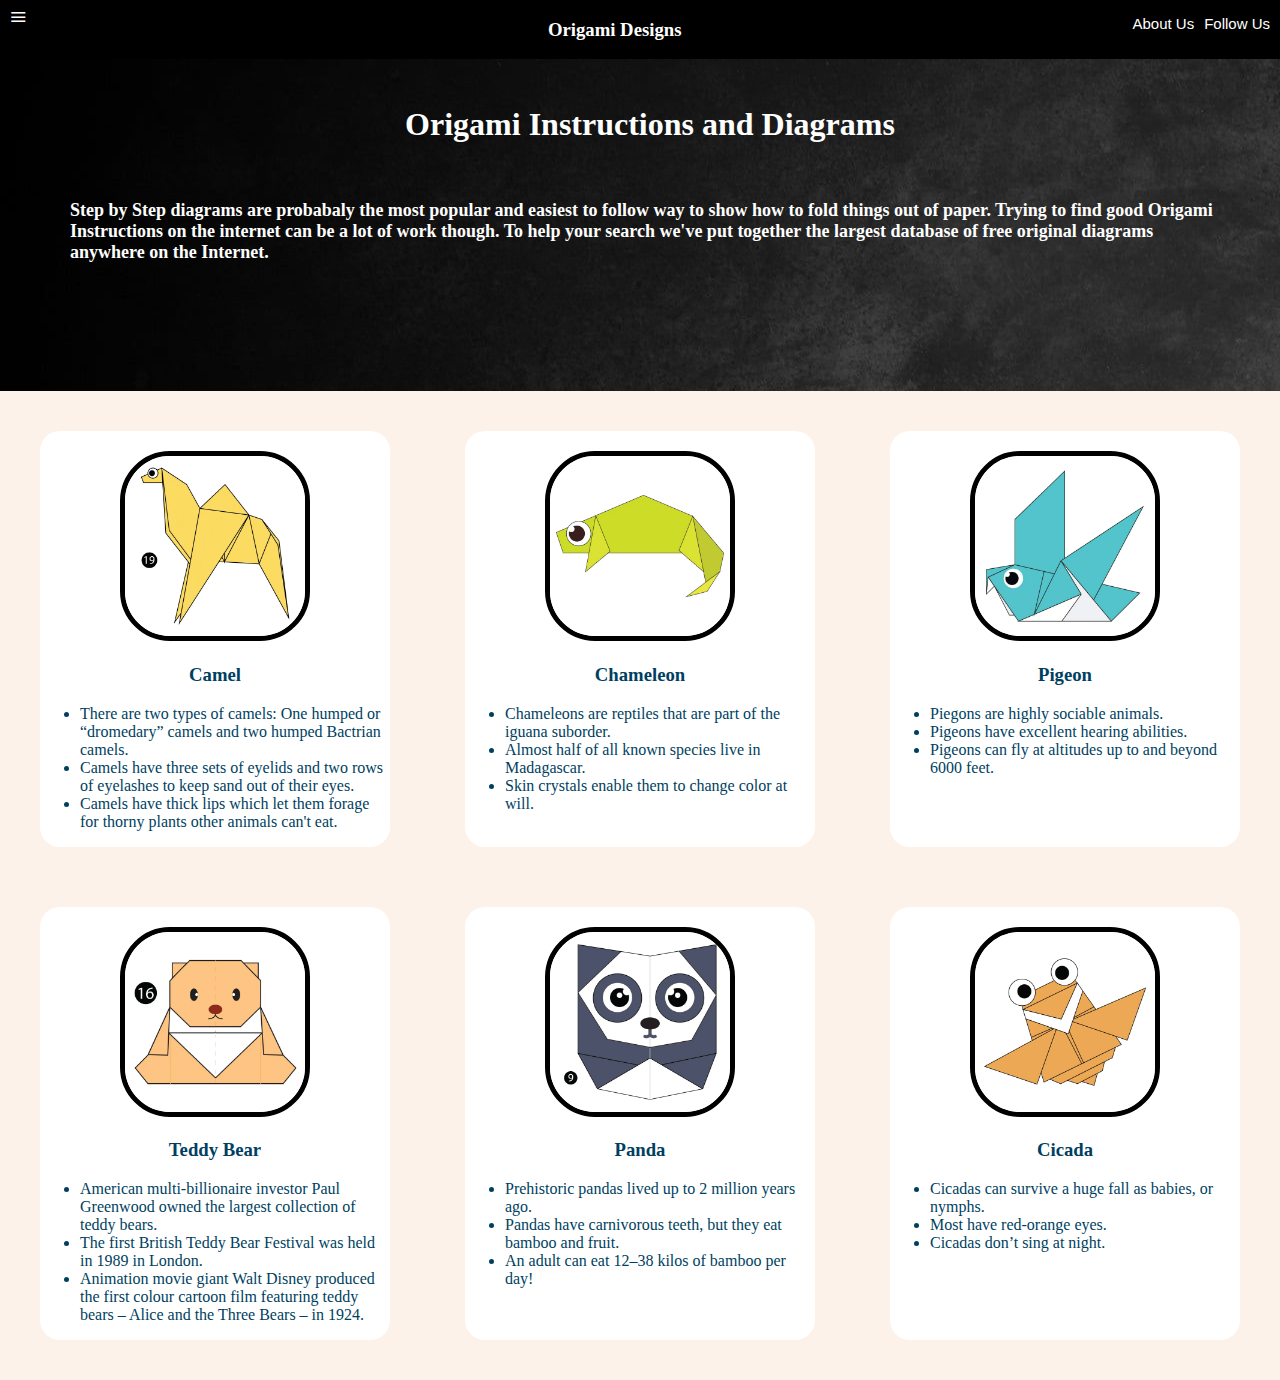
<file: index.html>
<!DOCTYPE html>
<html lang="en">
    <head>
        <title> Origami Designs</title>
        <link rel="stylesheet" type="text/css" href="style.css">
    </head>

    <body>
        <div class="header">
            <div class="ham"><a href="#" style="font-size: 30px">≡</a></div>
            <div class="title"><h3>Origami Designs</h3></div>
            <div class="menu">
                <a href="about.html" target="_blank"> About Us</a>
                <a href="followus.html" target="_blank"> Follow Us</a>
            </div>        
        </div>

        <div class="bodyimg">
            <h1><center>Origami Instructions and Diagrams</center></h1>    
            <br>
            <h3>
                Step by Step diagrams are probabaly the most popular and easiest to follow way to show how to fold things out of paper.
                Trying to find good Origami Instructions on the internet can be a lot of work though. To help your search we've put 
                together the largest database of free original diagrams anywhere on the Internet.   
            </h3>
        </div>
        
        <div class="grid">
            <div class="origami">
                <center>
                    <a href="http://origami.me/camel/" target= _blank><img src="images/camel.webp" width = 180 height = 180></a>
                    <p>Interesting Facts about Camel</p>
                    <h3> Camel </h3>
                </center>
                <p>
                    <ul>
                        <li>There are two types of camels: One humped or “dromedary” camels and two humped Bactrian camels.</li>
                        <li>Camels have three sets of eyelids and two rows of eyelashes to keep sand out of their eyes.</li>
                        <li>Camels have thick lips which let them forage for thorny plants other animals can't eat.</li>
                    </ul>
                </p>
            </div>    
    
            <div class="origami">
                <center>
                    <a href="http://origami.me/chameleon/" target="_blank"><img src="images/chameleon.webp" width = 180 height = 180></a>
                    <p>Interesting Facts about Chameleon</p>
                    <h3>Chameleon</h3>
                </center>
                <p>
                    <ul>
                        <li>Chameleons are reptiles that are part of the iguana suborder. </li>
                        <li>Almost half of all known species live in Madagascar.</li>
                        <li> Skin crystals enable them to change color at will.</li>
                    </ul>
                </p>    
            </div>
            
            <div class="origami">
                <center>
                    <a href="http://origami.me/pigeon/" target="_blank"><img src="images/pigeon.webp" width = 180 heigth = 180></a>
                    <p>Interesting Facts about Pigeon</p>
                    <h3> Pigeon </h3>
                </center>
                <p>
                    <ul>
                        <li>Piegons are highly sociable animals.</li>
                        <li>Pigeons have excellent hearing abilities.</li>
                        <li>Pigeons can fly at altitudes up to and beyond 6000 feet.</li>
                    </ul>
                </p>
            </div>
    
            <div class="origami">
                <center>
                    <a href="http://origami.me/teddy-bear/" target="_blank"><img src="images/teddy.webp" width = 180 height = 180></a>
                    <p>Interesting Facts about Teddy Bear</p>
                    <h3> Teddy Bear </h3>
                </center>
                <p>
                    <ul>
                        <li>American multi-billionaire investor Paul Greenwood owned the largest collection of teddy bears.</li>
                        <li>The first British Teddy Bear Festival was held in 1989 in London.</li>
                        <li>Animation movie giant Walt Disney produced the first colour cartoon film featuring teddy bears – Alice and the Three Bears – in 1924.</li>
                    </ul>
                </p>
            </div>
    
            <div class="origami">
                <center>
                    <a href="http://origami.me/panda/" target= _blank><img src="images/panda.webp" width = 180 heigth = 180></a>
                    <p>Interesting Facts about Panda</p>
                    <h3> Panda </h3>
                </center>
                <p>
                    <ul>
                        <li>Prehistoric pandas lived up to 2 million years ago.</li>
                        <li>Pandas have carnivorous teeth, but they eat bamboo and fruit.</li>
                        <li>An adult can eat 12–38 kilos of bamboo per day!</li>
                    </ul>
                </p>
            </div>
    
            <div class="origami">
                <center>
                    <a href="http://origami.me/flying-cicada/" target="_blank"><img src="images/cicada.webp" width = 180 height = 180></a>
                    <p>Interesting Facts about Cicada</p>
                    <h3> Cicada </h3>
                </center>
                <p>
                    <ul>
                        <li>Cicadas can survive a huge fall as babies, or nymphs.</li>
                        <li>Most have red-orange eyes.</li>
                        <li>Cicadas don’t sing at night.</li>
                    </ul>
                </p>
            </div>
        </div>
    </body>
</html>
</file>
<file: style.css>
/* *{
    border:solid;
} */
a{
    text-decoration: none;
}

a:link{
    color:#ffffff;
}

a:visited{
    color: #ffffff;
}

.ham a{
    color: #ffffff;
    padding-left: 10px;
}

.header {
    display: flex;
    justify-content: space-between;
    background-color: #000000;
}

.title {
    margin-left: 70px;
}

.menu{
    display: flex;
    justify-content: space-between;
    background-color: #000000;
    font-size: 15px;
    font-family: sans-serif;
    font-weight: 400;
    color: #ffffff;
}

.menu a{
    padding-right: 10px;
    padding-top: 15px;
    color: #ffffff;
}

body{
    background-color:#fcf2e9;
    margin: 0px;
}

.bodyimg{
    background-image: url("images/body.jpg");
    padding-left: 70px;
    padding-right: 50px;
    padding-top: 25px;
    padding-bottom: 110px;
}

.bodyimg h1{
    font-family: cursive;
    font-size: xx-large;
    color: #ffffff;
}    

.bodyimg h3{
    font-family: cursive;
    font-size: large;
}

.grid{
    display: flex;
    justify-content: space-between;
    flex-direction: row;
    text-align: left;
    flex-wrap: wrap;
    margin: 10px;
    /* background-color: #F0F8FF; */
}

.grid h3{
    color: #003F61;  
}

.grid img{
    /* margin-top: 20px; */
    border: 5px solid #000000;
    border-radius: 50px;
}

.origami{
    border-radius: 20px;
    background-color: #ffffff;
    width: 350px;
    font-family: fantasy;
    padding-top: 20px;
    margin: 30px;
}

.origami p{
    font-size: 25px;
    position: absolute;
    top: 30%;
    left:50%;
    transform:translate(-50%,-100%);
    opacity: 0;
}

.origami{
    position: relative;
}

.origami:hover{
    transform: scale(1.13);
}

.origami:hover p{
    opacity: 1;
}

.origami:hover img{
    opacity: 0.25;
}

p{
    color: #696969;
}

h3{
    color: #ffffff;
}

li{
    color: #003F61;
}
</file>
